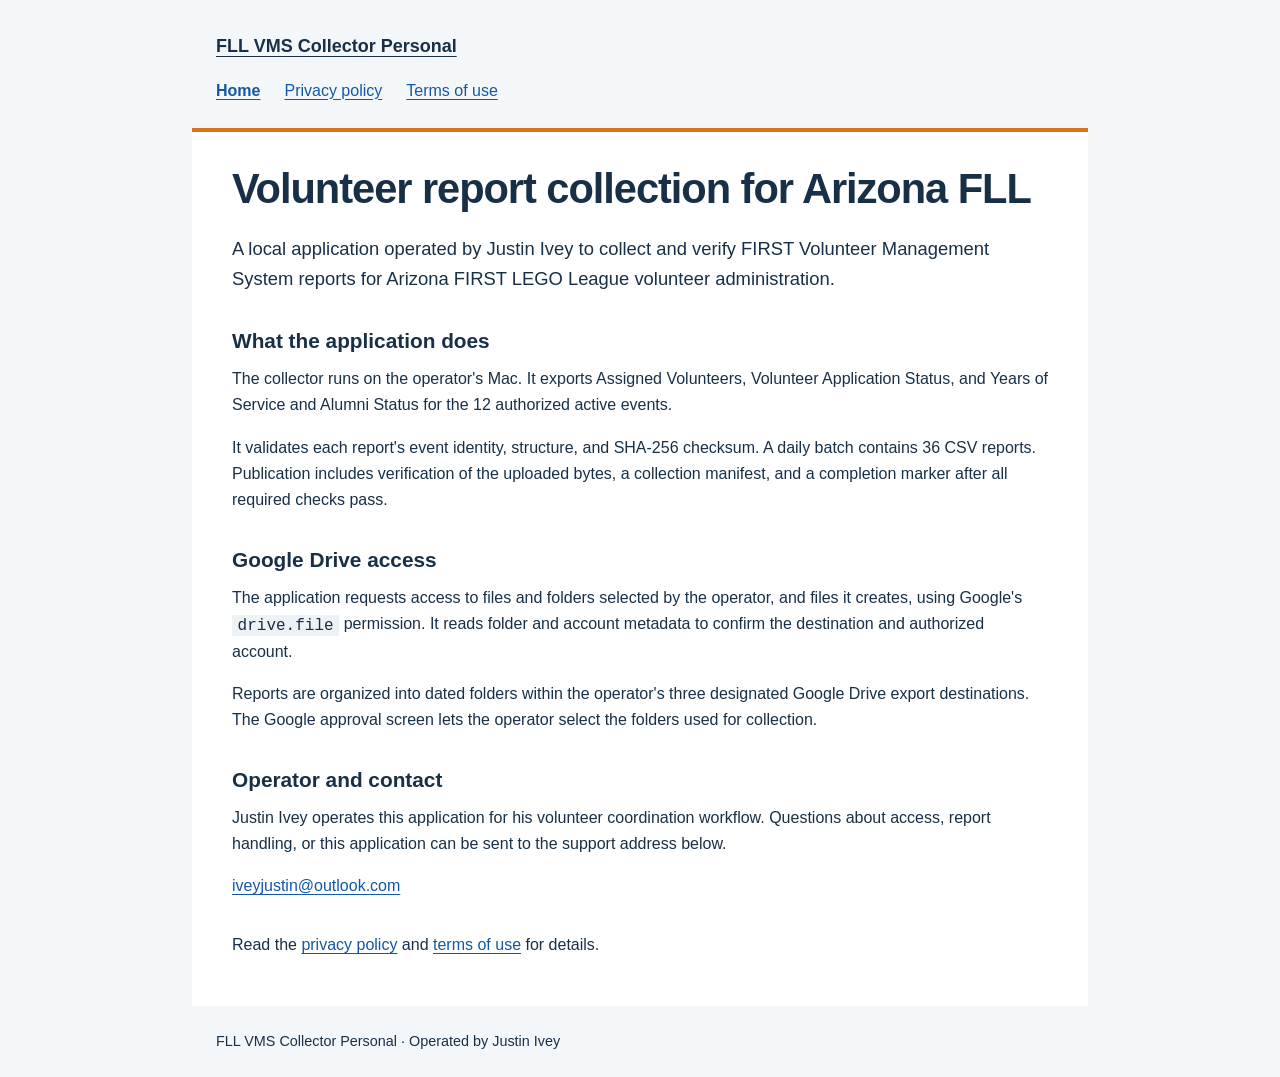
<file: index.html>
<!doctype html>
<html lang="en">
<head>
  <meta charset="utf-8">
  <meta name="viewport" content="width=device-width, initial-scale=1">
  <meta name="description" content="Information about Justin Ivey's local Arizona FLL volunteer report collector.">
  <title>FLL VMS Collector Personal</title>
  <link rel="stylesheet" href="style.css">
</head>
<body>
  <header>
    <a class="brand" href="index.html">FLL VMS Collector Personal</a>
    <nav aria-label="Main navigation">
      <a href="index.html" aria-current="page">Home</a>
      <a href="privacy.html">Privacy policy</a>
      <a href="terms.html">Terms of use</a>
    </nav>
  </header>
  <main>
    <h1>Volunteer report collection for Arizona FLL</h1>
    <p class="intro">A local application operated by Justin Ivey to collect and verify FIRST Volunteer Management System reports for Arizona FIRST LEGO League volunteer administration.</p>
    <section>
      <h2>What the application does</h2>
      <p>The collector runs on the operator's Mac. It exports Assigned Volunteers, Volunteer Application Status, and Years of Service and Alumni Status for the 12 authorized active events.</p>
      <p>It validates each report's event identity, structure, and SHA-256 checksum. A daily batch contains 36 CSV reports. Publication includes verification of the uploaded bytes, a collection manifest, and a completion marker after all required checks pass.</p>
    </section>
    <section>
      <h2>Google Drive access</h2>
      <p>The application requests access to files and folders selected by the operator, and files it creates, using Google's <code>drive.file</code> permission. It reads folder and account metadata to confirm the destination and authorized account.</p>
      <p>Reports are organized into dated folders within the operator's three designated Google Drive export destinations. The Google approval screen lets the operator select the folders used for collection.</p>
    </section>
    <section>
      <h2>Operator and contact</h2>
      <p>Justin Ivey operates this application for his volunteer coordination workflow. Questions about access, report handling, or this application can be sent to the support address below.</p>
      <p><a href="mailto:iveyjustin@outlook.com">iveyjustin@outlook.com</a></p>
    </section>
    <p>Read the <a href="privacy.html">privacy policy</a> and <a href="terms.html">terms of use</a> for details.</p>
  </main>
  <footer>FLL VMS Collector Personal · Operated by Justin Ivey</footer>
</body>
</html>
</file>
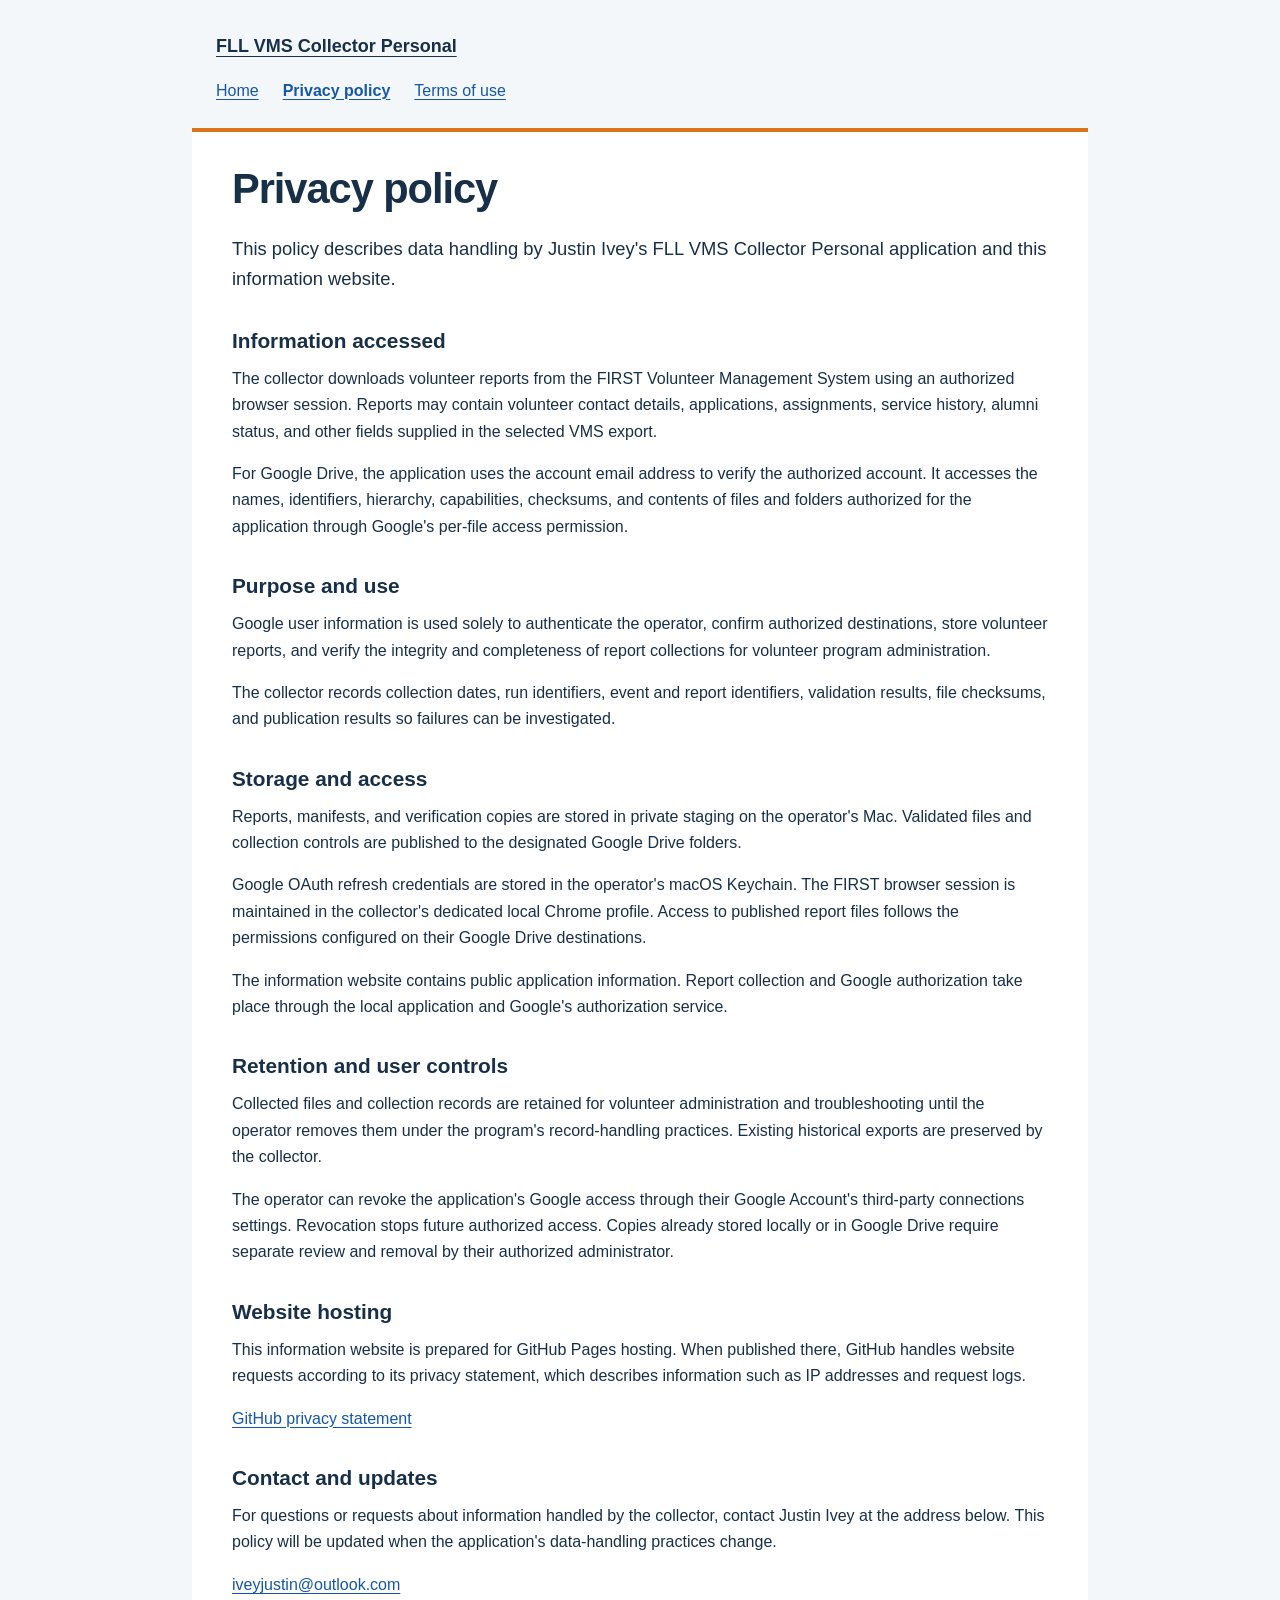
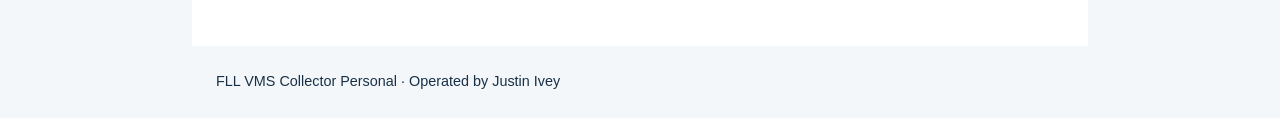
<file: privacy.html>
<!doctype html>
<html lang="en">
<head>
  <meta charset="utf-8">
  <meta name="viewport" content="width=device-width, initial-scale=1">
  <title>Privacy policy | FLL VMS Collector Personal</title>
  <link rel="stylesheet" href="style.css">
</head>
<body>
  <header>
    <a class="brand" href="index.html">FLL VMS Collector Personal</a>
    <nav aria-label="Main navigation">
      <a href="index.html">Home</a>
      <a href="privacy.html" aria-current="page">Privacy policy</a>
      <a href="terms.html">Terms of use</a>
    </nav>
  </header>
  <main>
    <h1>Privacy policy</h1>
    <p class="intro">This policy describes data handling by Justin Ivey's FLL VMS Collector Personal application and this information website.</p>
    <section>
      <h2>Information accessed</h2>
      <p>The collector downloads volunteer reports from the FIRST Volunteer Management System using an authorized browser session. Reports may contain volunteer contact details, applications, assignments, service history, alumni status, and other fields supplied in the selected VMS export.</p>
      <p>For Google Drive, the application uses the account email address to verify the authorized account. It accesses the names, identifiers, hierarchy, capabilities, checksums, and contents of files and folders authorized for the application through Google's per-file access permission.</p>
    </section>
    <section>
      <h2>Purpose and use</h2>
      <p>Google user information is used solely to authenticate the operator, confirm authorized destinations, store volunteer reports, and verify the integrity and completeness of report collections for volunteer program administration.</p>
      <p>The collector records collection dates, run identifiers, event and report identifiers, validation results, file checksums, and publication results so failures can be investigated.</p>
    </section>
    <section>
      <h2>Storage and access</h2>
      <p>Reports, manifests, and verification copies are stored in private staging on the operator's Mac. Validated files and collection controls are published to the designated Google Drive folders.</p>
      <p>Google OAuth refresh credentials are stored in the operator's macOS Keychain. The FIRST browser session is maintained in the collector's dedicated local Chrome profile. Access to published report files follows the permissions configured on their Google Drive destinations.</p>
      <p>The information website contains public application information. Report collection and Google authorization take place through the local application and Google's authorization service.</p>
    </section>
    <section>
      <h2>Retention and user controls</h2>
      <p>Collected files and collection records are retained for volunteer administration and troubleshooting until the operator removes them under the program's record-handling practices. Existing historical exports are preserved by the collector.</p>
      <p>The operator can revoke the application's Google access through their Google Account's third-party connections settings. Revocation stops future authorized access. Copies already stored locally or in Google Drive require separate review and removal by their authorized administrator.</p>
    </section>
    <section>
      <h2>Website hosting</h2>
      <p>This information website is prepared for GitHub Pages hosting. When published there, GitHub handles website requests according to its privacy statement, which describes information such as IP addresses and request logs.</p>
      <p><a href="https://docs.github.com/en/site-policy/privacy-policies/github-general-privacy-statement">GitHub privacy statement</a></p>
    </section>
    <section>
      <h2>Contact and updates</h2>
      <p>For questions or requests about information handled by the collector, contact Justin Ivey at the address below. This policy will be updated when the application's data-handling practices change.</p>
      <p><a href="mailto:iveyjustin@outlook.com">iveyjustin@outlook.com</a></p>
    </section>
  </main>
  <footer>FLL VMS Collector Personal · Operated by Justin Ivey</footer>
</body>
</html>
</file>
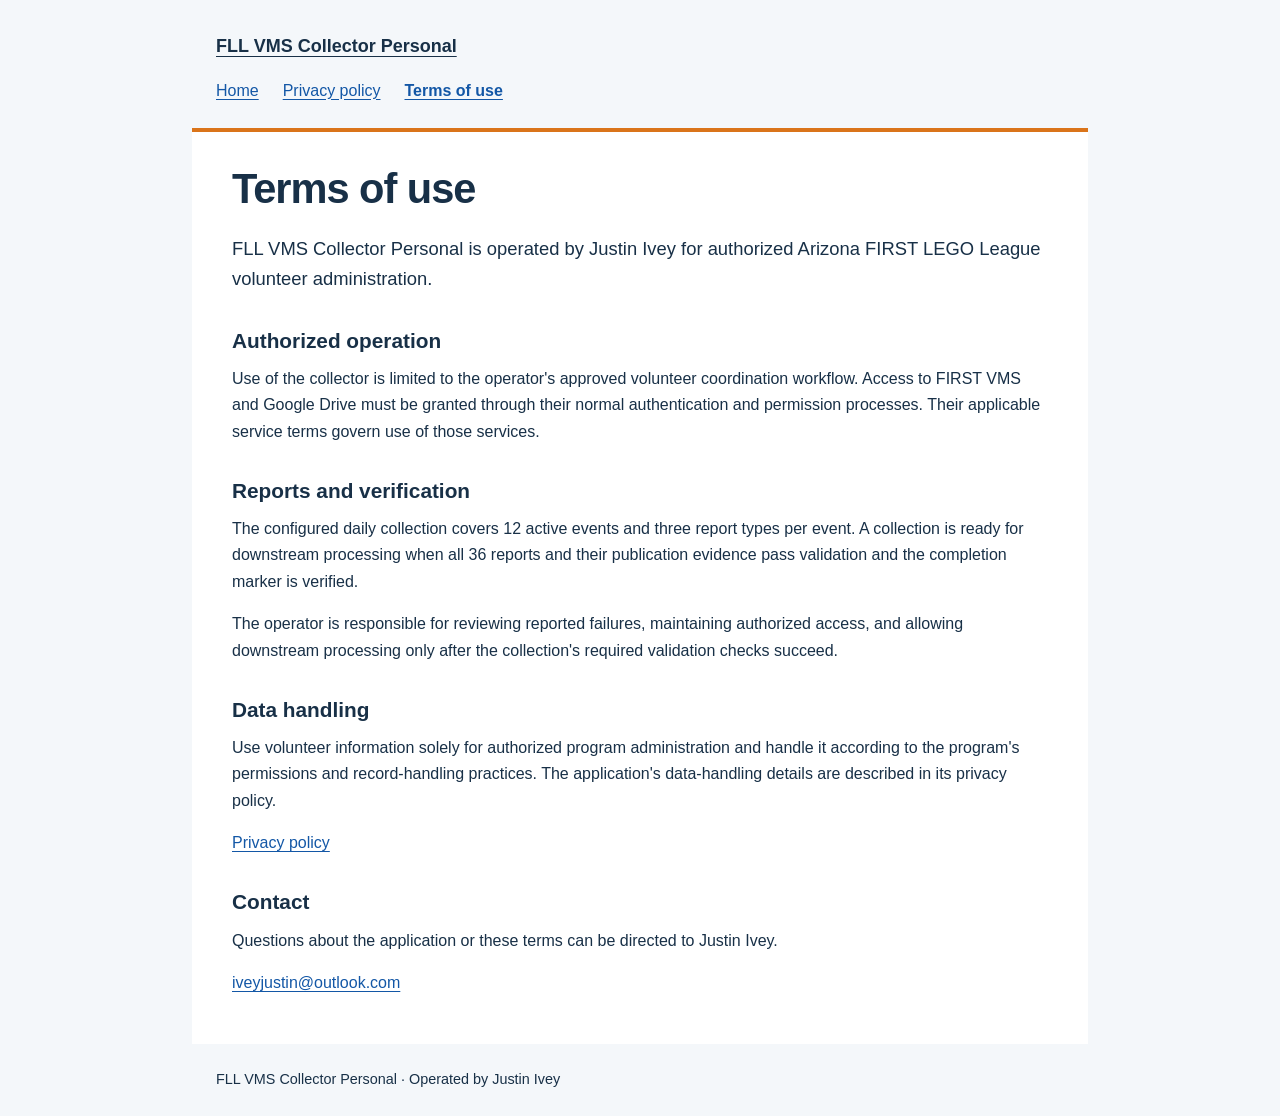
<file: terms.html>
<!doctype html>
<html lang="en">
<head>
  <meta charset="utf-8">
  <meta name="viewport" content="width=device-width, initial-scale=1">
  <title>Terms of use | FLL VMS Collector Personal</title>
  <link rel="stylesheet" href="style.css">
</head>
<body>
  <header>
    <a class="brand" href="index.html">FLL VMS Collector Personal</a>
    <nav aria-label="Main navigation">
      <a href="index.html">Home</a>
      <a href="privacy.html">Privacy policy</a>
      <a href="terms.html" aria-current="page">Terms of use</a>
    </nav>
  </header>
  <main>
    <h1>Terms of use</h1>
    <p class="intro">FLL VMS Collector Personal is operated by Justin Ivey for authorized Arizona FIRST LEGO League volunteer administration.</p>
    <section>
      <h2>Authorized operation</h2>
      <p>Use of the collector is limited to the operator's approved volunteer coordination workflow. Access to FIRST VMS and Google Drive must be granted through their normal authentication and permission processes. Their applicable service terms govern use of those services.</p>
    </section>
    <section>
      <h2>Reports and verification</h2>
      <p>The configured daily collection covers 12 active events and three report types per event. A collection is ready for downstream processing when all 36 reports and their publication evidence pass validation and the completion marker is verified.</p>
      <p>The operator is responsible for reviewing reported failures, maintaining authorized access, and allowing downstream processing only after the collection's required validation checks succeed.</p>
    </section>
    <section>
      <h2>Data handling</h2>
      <p>Use volunteer information solely for authorized program administration and handle it according to the program's permissions and record-handling practices. The application's data-handling details are described in its privacy policy.</p>
      <p><a href="privacy.html">Privacy policy</a></p>
    </section>
    <section>
      <h2>Contact</h2>
      <p>Questions about the application or these terms can be directed to Justin Ivey.</p>
      <p><a href="mailto:iveyjustin@outlook.com">iveyjustin@outlook.com</a></p>
    </section>
  </main>
  <footer>FLL VMS Collector Personal · Operated by Justin Ivey</footer>
</body>
</html>
</file>
<file: style.css>
:root {
  color-scheme: light;
  font-family: Inter, Arial, sans-serif;
  color: #183047;
  background: #f4f7fa;
  line-height: 1.65;
  font-size: 16px;
}
* { box-sizing: border-box; }
body { margin: 0; }
a { color: #1357a6; text-underline-offset: 0.2em; }
a:focus-visible { outline: 3px solid #da741a; outline-offset: 4px; }
header, main, footer { max-width: 56rem; margin: 0 auto; }
header { padding: 2rem 1.5rem 1.5rem; }
.brand { font-weight: 700; color: #183047; font-size: 1.125rem; }
nav { display: flex; flex-wrap: wrap; gap: 0.5rem 1.5rem; margin-top: 1rem; }
nav a[aria-current="page"] { font-weight: 700; }
main { background: white; padding: 2rem 2.5rem; border-top: 4px solid #da741a; }
h1 { font-size: clamp(1.9rem, 5vw, 2.6rem); line-height: 1.2; letter-spacing: -0.025em; margin: 0 0 1.25rem; }
h2 { font-size: 1.3rem; line-height: 1.3; margin: 0 0 0.75rem; }
p { margin: 0 0 1rem; }
.intro { font-size: 1.15rem; }
section { margin: 2rem 0; }
section:last-child { margin-bottom: 0; }
code { font-family: "Courier Prime", monospace; background: #edf2f7; padding: 0.1rem 0.35rem; }
footer { padding: 1.5rem; font-size: 0.9rem; }
@media (max-width: 600px) {
  main { padding: 1.75rem 1.5rem; }
}
</file>
